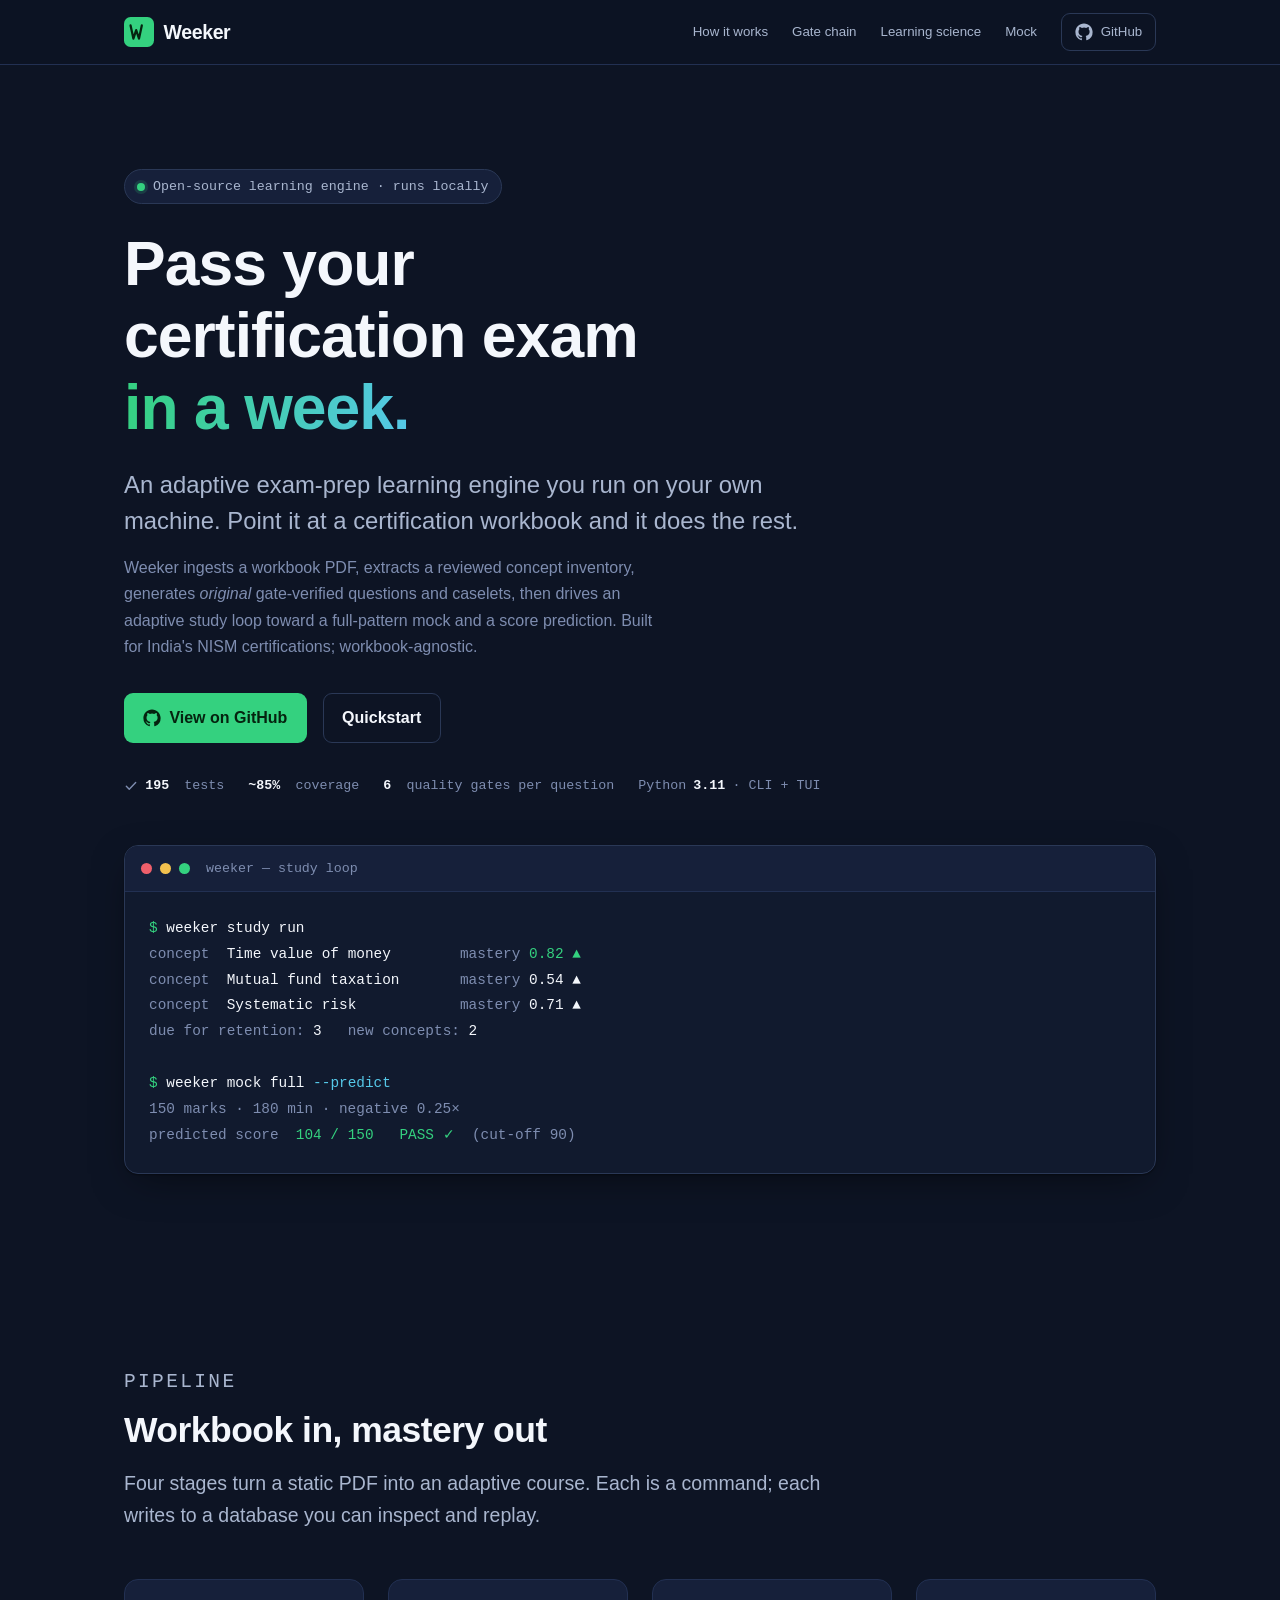
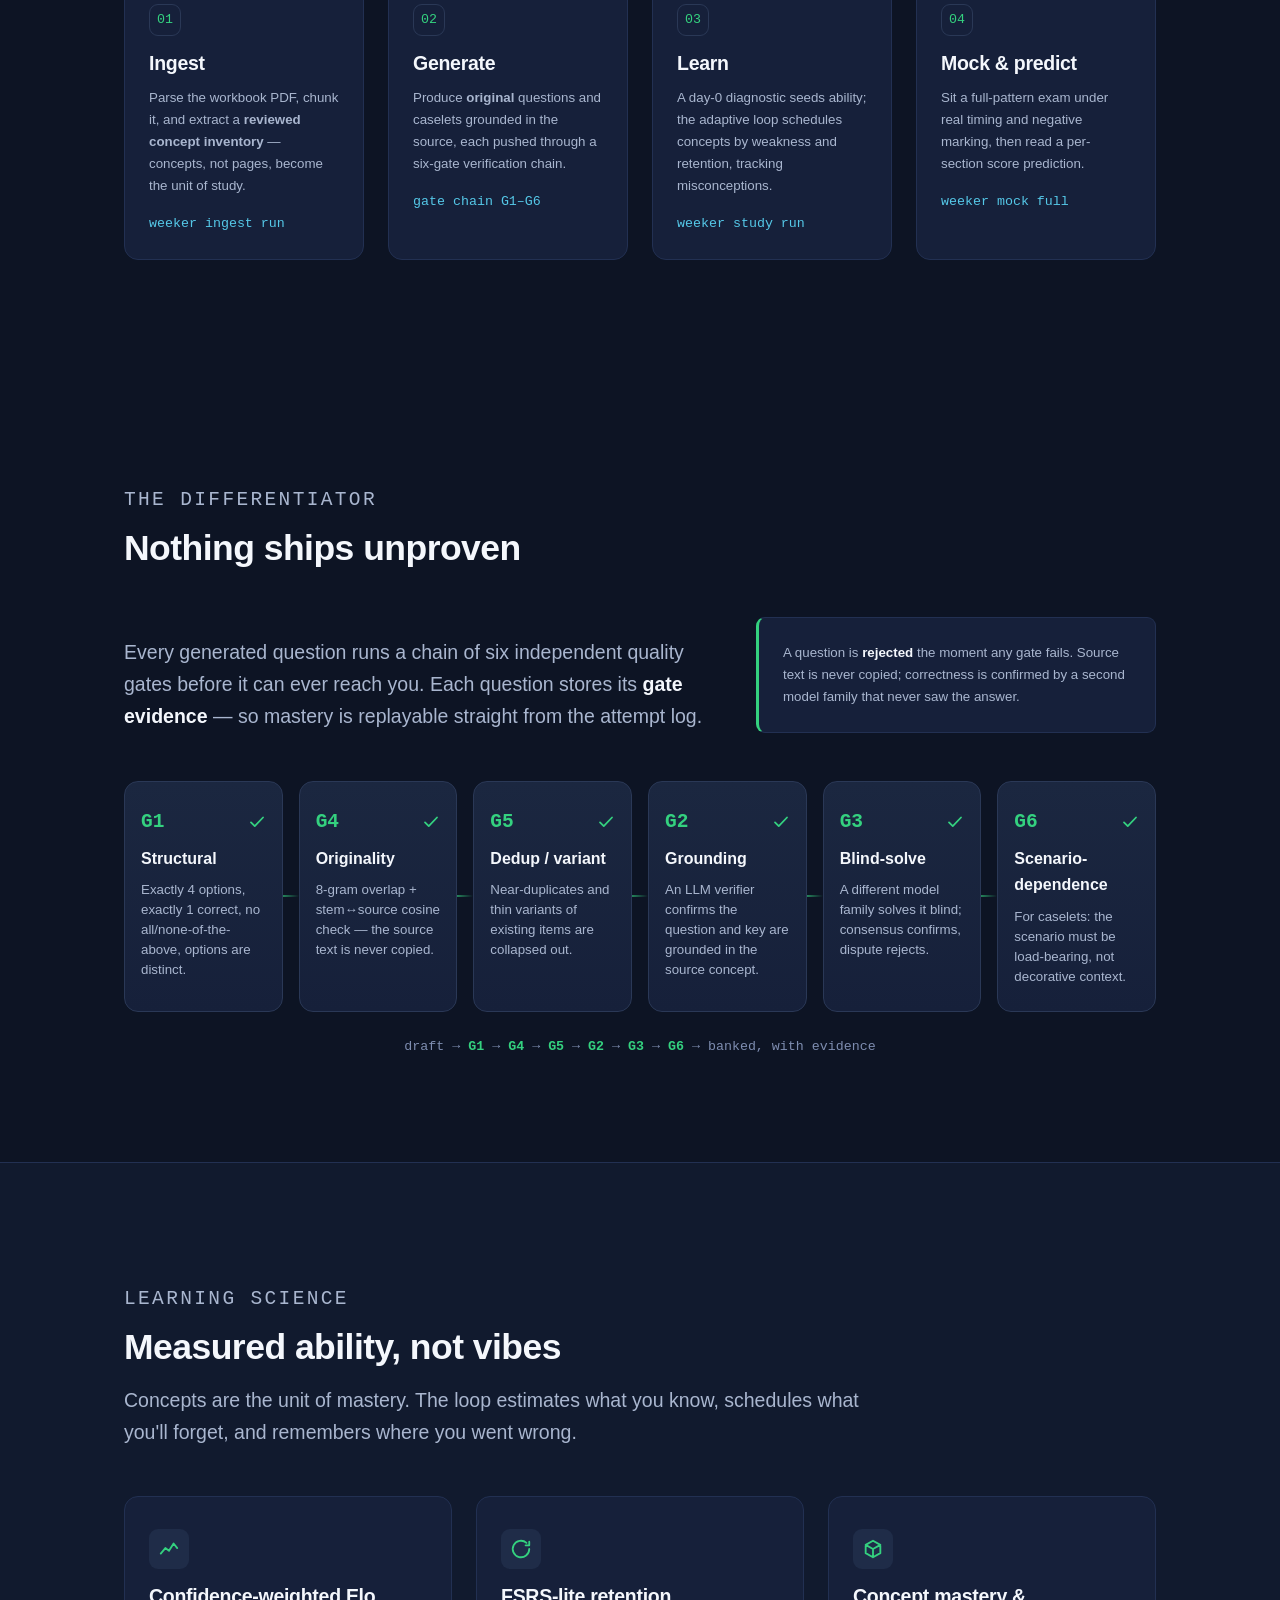
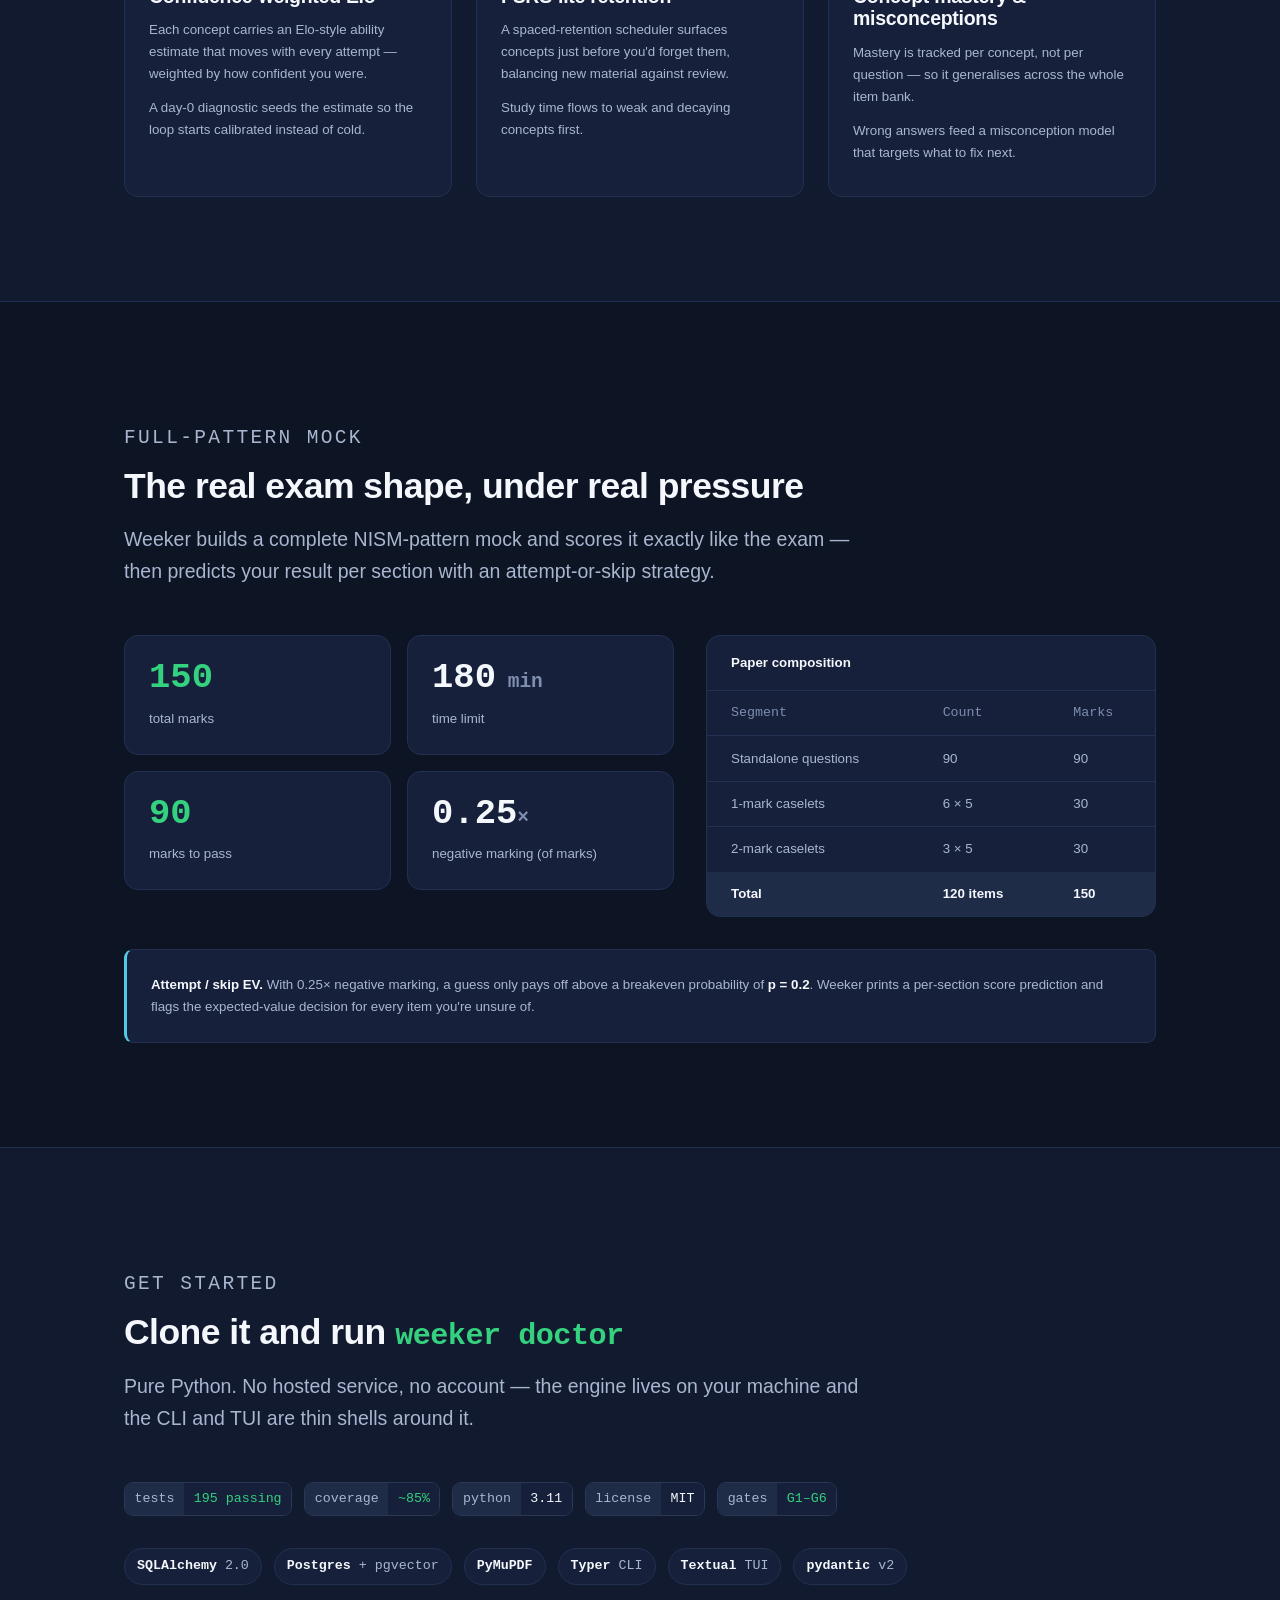
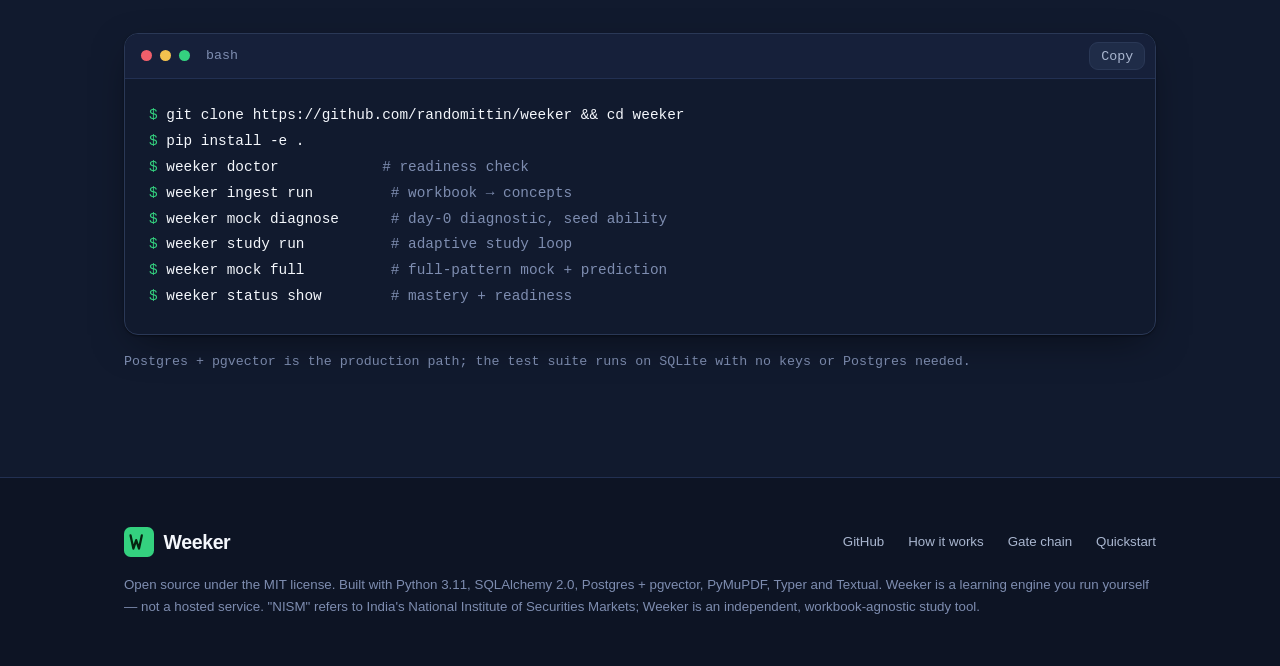
<file: site/index.html>
<!DOCTYPE html>
<html lang="en">
<head>
  <meta charset="UTF-8" />
  <meta name="viewport" content="width=device-width, initial-scale=1.0" />
  <title>Weeker — Pass your certification exam in a week</title>
  <meta name="description" content="Weeker is an open-source, locally-run adaptive certification exam-prep learning engine. Ingest a workbook PDF, generate original gate-verified questions, and study with a confidence-weighted Elo + FSRS-lite loop. CLI + TUI, Python." />
  <meta name="color-scheme" content="dark" />
  <meta name="theme-color" content="#0d1424" />
  <link rel="stylesheet" href="styles.css" />
  <link rel="icon" href="data:image/svg+xml,%3Csvg xmlns='http://www.w3.org/2000/svg' viewBox='0 0 32 32'%3E%3Crect width='32' height='32' rx='7' fill='%2334d17f'/%3E%3Cpath d='M7 9l3 14 3-9 3 9 3-14' fill='none' stroke='%2305230f' stroke-width='2.4' stroke-linejoin='round' stroke-linecap='round'/%3E%3C/svg%3E" />
  <meta property="og:title" content="Weeker — Pass your certification exam in a week" />
  <meta property="og:description" content="Open-source adaptive exam-prep learning engine. Gate-verified original questions, Elo + FSRS-lite study loop, full-pattern NISM mocks. CLI + TUI, Python." />
  <meta property="og:type" content="website" />
</head>
<body>
  <a class="skip-link" href="#main">Skip to content</a>

  <!-- Reusable inline SVG symbols -->
  <svg width="0" height="0" style="position:absolute" aria-hidden="true" focusable="false">
    <symbol id="i-github" viewBox="0 0 24 24">
      <path fill="currentColor" d="M12 .5C5.65.5.5 5.65.5 12a11.5 11.5 0 0 0 7.86 10.92c.58.1.79-.25.79-.56v-2c-3.2.7-3.88-1.37-3.88-1.37-.53-1.34-1.29-1.7-1.29-1.7-1.05-.72.08-.71.08-.71 1.17.08 1.78 1.2 1.78 1.2 1.04 1.78 2.72 1.27 3.38.97.1-.75.4-1.27.73-1.56-2.56-.29-5.25-1.28-5.25-5.7 0-1.26.45-2.29 1.19-3.1-.12-.29-.52-1.46.11-3.05 0 0 .97-.31 3.18 1.18a11 11 0 0 1 5.8 0c2.2-1.49 3.17-1.18 3.17-1.18.63 1.59.23 2.76.11 3.05.74.81 1.19 1.84 1.19 3.1 0 4.43-2.7 5.4-5.27 5.69.41.36.78 1.06.78 2.14v3.17c0 .31.21.67.8.56A11.5 11.5 0 0 0 23.5 12C23.5 5.65 18.35.5 12 .5Z"/>
    </symbol>
    <symbol id="i-check" viewBox="0 0 24 24">
      <path fill="none" stroke="currentColor" stroke-width="2.4" stroke-linecap="round" stroke-linejoin="round" d="M4 12.5l5 5L20 6"/>
    </symbol>
    <symbol id="i-elo" viewBox="0 0 24 24">
      <path fill="none" stroke="currentColor" stroke-width="2" stroke-linecap="round" stroke-linejoin="round" d="M3 17l5-6 4 3 5-8 4 5"/>
    </symbol>
    <symbol id="i-retention" viewBox="0 0 24 24">
      <path fill="none" stroke="currentColor" stroke-width="2" stroke-linecap="round" stroke-linejoin="round" d="M21 12a9 9 0 1 1-3-6.7M21 4v4h-4"/>
    </symbol>
    <symbol id="i-concept" viewBox="0 0 24 24">
      <path fill="none" stroke="currentColor" stroke-width="2" stroke-linecap="round" stroke-linejoin="round" d="M12 3l8 4.5v9L12 21l-8-4.5v-9L12 3zM12 12l8-4.5M12 12v9M12 12L4 7.5"/>
    </symbol>
  </svg>

  <!-- ================= Header ================= -->
  <header class="site-header">
    <div class="wrap nav">
      <a class="brand" href="#top" aria-label="Weeker home">
        <svg class="logo" viewBox="0 0 32 32" aria-hidden="true">
          <rect width="32" height="32" rx="7" fill="#34d17f"/>
          <path d="M7 9l3 14 3-9 3 9 3-14" fill="none" stroke="#05230f" stroke-width="2.4" stroke-linejoin="round" stroke-linecap="round"/>
        </svg>
        <span>Weeker</span>
      </a>
      <nav class="nav-links" aria-label="Primary">
        <a class="nav-hide" href="#how">How it works</a>
        <a class="nav-hide" href="#gates">Gate chain</a>
        <a class="nav-hide" href="#science">Learning science</a>
        <a class="nav-hide" href="#mock">Mock</a>
        <a class="btn btn-ghost btn-sm" href="https://github.com/randomittin/weeker" rel="noopener">
          <svg class="icon" aria-hidden="true"><use href="#i-github"/></svg> GitHub
        </a>
      </nav>
    </div>
  </header>

  <main id="main">
    <a id="top"></a>

    <!-- ================= Hero ================= -->
    <section class="hero">
      <div class="wrap">
        <p class="hero-badge"><span class="dot" aria-hidden="true"></span> Open-source learning engine · runs locally</p>
        <h1>Pass your certification exam <span class="grad">in a week.</span></h1>
        <p class="lede">An adaptive exam-prep learning engine you run on your own machine. Point it at a certification workbook and it does the rest.</p>
        <p class="sub">Weeker ingests a workbook PDF, extracts a reviewed concept inventory, generates <em>original</em> gate-verified questions and caselets, then drives an adaptive study loop toward a full-pattern mock and a score prediction. Built for India's NISM certifications; workbook-agnostic.</p>

        <div class="hero-cta">
          <a class="btn btn-primary" href="https://github.com/randomittin/weeker" rel="noopener">
            <svg class="icon" aria-hidden="true"><use href="#i-github"/></svg> View on GitHub
          </a>
          <a class="btn btn-ghost" href="#quickstart">Quickstart</a>
        </div>

        <div class="hero-meta">
          <span><svg width="14" height="14" aria-hidden="true"><use href="#i-check"/></svg> <b>195</b>&nbsp;tests</span>
          <span><b>~85%</b>&nbsp;coverage</span>
          <span><b>6</b>&nbsp;quality gates per question</span>
          <span>Python <b>3.11</b> · CLI + TUI</span>
        </div>

        <!-- Terminal preview -->
        <div class="terminal reveal" role="img" aria-label="Terminal showing a weeker study session predicting a passing score">
          <div class="terminal-bar">
            <span class="tdot" aria-hidden="true"></span><span class="tdot" aria-hidden="true"></span><span class="tdot" aria-hidden="true"></span>
            <span class="tname">weeker — study loop</span>
          </div>
<pre aria-hidden="true"><code><span class="t-prompt">$</span> <span class="t-cmd">weeker study run</span>
<span class="t-out">concept</span>  Time value of money        <span class="t-out">mastery</span> <span class="t-ok">0.82 ▲</span>
<span class="t-out">concept</span>  Mutual fund taxation       <span class="t-out">mastery</span> 0.54 ▲
<span class="t-out">concept</span>  Systematic risk            <span class="t-out">mastery</span> 0.71 ▲
<span class="t-out">due for retention:</span> 3   <span class="t-out">new concepts:</span> 2

<span class="t-prompt">$</span> <span class="t-cmd">weeker mock full</span> <span class="t-flag">--predict</span>
<span class="t-out">150 marks · 180 min · negative 0.25×</span>
<span class="t-out">predicted score</span>  <span class="t-ok">104 / 150   PASS ✓</span>  <span class="t-out">(cut-off 90)</span></code></pre>
        </div>
      </div>
    </section>

    <!-- ================= How it works ================= -->
    <section id="how">
      <div class="wrap">
        <div class="section-head">
          <p class="eyebrow">Pipeline</p>
          <h2>Workbook in, mastery out</h2>
          <p>Four stages turn a static PDF into an adaptive course. Each is a command; each writes to a database you can inspect and replay.</p>
        </div>
        <div class="steps">
          <article class="step">
            <div class="num" aria-hidden="true">01</div>
            <h3>Ingest</h3>
            <p>Parse the workbook PDF, chunk it, and extract a <b>reviewed concept inventory</b> — concepts, not pages, become the unit of study.</p>
            <code class="cmd">weeker ingest run</code>
          </article>
          <article class="step">
            <div class="num" aria-hidden="true">02</div>
            <h3>Generate</h3>
            <p>Produce <b>original</b> questions and caselets grounded in the source, each pushed through a six-gate verification chain.</p>
            <code class="cmd">gate chain G1–G6</code>
          </article>
          <article class="step">
            <div class="num" aria-hidden="true">03</div>
            <h3>Learn</h3>
            <p>A day-0 diagnostic seeds ability; the adaptive loop schedules concepts by weakness and retention, tracking misconceptions.</p>
            <code class="cmd">weeker study run</code>
          </article>
          <article class="step">
            <div class="num" aria-hidden="true">04</div>
            <h3>Mock &amp; predict</h3>
            <p>Sit a full-pattern exam under real timing and negative marking, then read a per-section score prediction.</p>
            <code class="cmd">weeker mock full</code>
          </article>
        </div>
      </div>
    </section>

    <!-- ================= Gate chain (star) ================= -->
    <section id="gates">
      <div class="wrap">
        <div class="section-head">
          <p class="eyebrow">The differentiator</p>
          <h2>Nothing ships unproven</h2>
        </div>
        <div class="gates-intro">
          <p style="color:var(--fg-muted); font-size:var(--step-1);">Every generated question runs a chain of six independent quality gates before it can ever reach you. Each question stores its <b style="color:var(--fg)">gate evidence</b> — so mastery is replayable straight from the attempt log.</p>
          <p class="gates-note">A question is <b>rejected</b> the moment any gate fails. Source text is never copied; correctness is confirmed by a second model family that never saw the answer.</p>
        </div>

        <div class="gate-chain">
          <article class="gate">
            <span class="gate-id">G1 <svg class="chk" aria-hidden="true"><use href="#i-check"/></svg></span>
            <span class="gate-name">Structural</span>
            <span class="gate-desc">Exactly 4 options, exactly 1 correct, no all/none-of-the-above, options are distinct.</span>
          </article>
          <article class="gate">
            <span class="gate-id">G4 <svg class="chk" aria-hidden="true"><use href="#i-check"/></svg></span>
            <span class="gate-name">Originality</span>
            <span class="gate-desc">8-gram overlap + stem↔source cosine check — the source text is never copied.</span>
          </article>
          <article class="gate">
            <span class="gate-id">G5 <svg class="chk" aria-hidden="true"><use href="#i-check"/></svg></span>
            <span class="gate-name">Dedup / variant</span>
            <span class="gate-desc">Near-duplicates and thin variants of existing items are collapsed out.</span>
          </article>
          <article class="gate">
            <span class="gate-id">G2 <svg class="chk" aria-hidden="true"><use href="#i-check"/></svg></span>
            <span class="gate-name">Grounding</span>
            <span class="gate-desc">An LLM verifier confirms the question and key are grounded in the source concept.</span>
          </article>
          <article class="gate">
            <span class="gate-id">G3 <svg class="chk" aria-hidden="true"><use href="#i-check"/></svg></span>
            <span class="gate-name">Blind-solve</span>
            <span class="gate-desc">A different model family solves it blind; consensus confirms, dispute rejects.</span>
          </article>
          <article class="gate">
            <span class="gate-id">G6 <svg class="chk" aria-hidden="true"><use href="#i-check"/></svg></span>
            <span class="gate-name">Scenario-dependence</span>
            <span class="gate-desc">For caselets: the scenario must be load-bearing, not decorative context.</span>
          </article>
        </div>
        <p class="gate-flow">draft → <b>G1</b> → <b>G4</b> → <b>G5</b> → <b>G2</b> → <b>G3</b> → <b>G6</b> → banked, with evidence</p>
      </div>
    </section>

    <!-- ================= Learning science ================= -->
    <section id="science" style="background:var(--bg-elev); border-block:1px solid var(--border-soft);">
      <div class="wrap">
        <div class="section-head">
          <p class="eyebrow">Learning science</p>
          <h2>Measured ability, not vibes</h2>
          <p>Concepts are the unit of mastery. The loop estimates what you know, schedules what you'll forget, and remembers where you went wrong.</p>
        </div>
        <div class="feature-grid">
          <article class="feature">
            <div class="ficon" aria-hidden="true"><svg><use href="#i-elo"/></svg></div>
            <h3>Confidence-weighted Elo</h3>
            <p>Each concept carries an Elo-style ability estimate that moves with every attempt — weighted by how confident you were.</p>
            <p>A day-0 diagnostic seeds the estimate so the loop starts calibrated instead of cold.</p>
          </article>
          <article class="feature">
            <div class="ficon" aria-hidden="true"><svg><use href="#i-retention"/></svg></div>
            <h3>FSRS-lite retention</h3>
            <p>A spaced-retention scheduler surfaces concepts just before you'd forget them, balancing new material against review.</p>
            <p>Study time flows to weak and decaying concepts first.</p>
          </article>
          <article class="feature">
            <div class="ficon" aria-hidden="true"><svg><use href="#i-concept"/></svg></div>
            <h3>Concept mastery &amp; misconceptions</h3>
            <p>Mastery is tracked per concept, not per question — so it generalises across the whole item bank.</p>
            <p>Wrong answers feed a misconception model that targets what to fix next.</p>
          </article>
        </div>
      </div>
    </section>

    <!-- ================= Mock breakdown ================= -->
    <section id="mock">
      <div class="wrap">
        <div class="section-head">
          <p class="eyebrow">Full-pattern mock</p>
          <h2>The real exam shape, under real pressure</h2>
          <p>Weeker builds a complete NISM-pattern mock and scores it exactly like the exam — then predicts your result per section with an attempt-or-skip strategy.</p>
        </div>
        <div class="mock">
          <div class="mock-stats">
            <div class="stat accent"><div class="val">150</div><div class="lbl">total marks</div></div>
            <div class="stat"><div class="val">180<span class="u"> min</span></div><div class="lbl">time limit</div></div>
            <div class="stat accent"><div class="val">90</div><div class="lbl">marks to pass</div></div>
            <div class="stat"><div class="val">0.25<span class="u">×</span></div><div class="lbl">negative marking (of marks)</div></div>
          </div>
          <div class="mock-table">
            <table>
              <caption>Paper composition</caption>
              <thead>
                <tr><th scope="col">Segment</th><th scope="col">Count</th><th scope="col">Marks</th></tr>
              </thead>
              <tbody>
                <tr><td>Standalone questions</td><td class="mono">90</td><td class="mono">90</td></tr>
                <tr><td>1-mark caselets</td><td class="mono">6 × 5</td><td class="mono">30</td></tr>
                <tr><td>2-mark caselets</td><td class="mono">3 × 5</td><td class="mono">30</td></tr>
              </tbody>
              <tfoot>
                <tr><td>Total</td><td class="mono">120 items</td><td class="mono">150</td></tr>
              </tfoot>
            </table>
          </div>
        </div>
        <p class="gates-note" style="margin-top:var(--sp-5); border-left-color:var(--cyan);">
          <b>Attempt / skip EV.</b> With 0.25× negative marking, a guess only pays off above a breakeven probability of <b>p = 0.2</b>. Weeker prints a per-section score prediction and flags the expected-value decision for every item you're unsure of.
        </p>
      </div>
    </section>

    <!-- ================= Tech + Quickstart ================= -->
    <section id="quickstart" style="background:var(--bg-elev); border-top:1px solid var(--border-soft);">
      <div class="wrap">
        <div class="section-head">
          <p class="eyebrow">Get started</p>
          <h2>Clone it and run <code style="font-family:var(--font-mono); color:var(--accent); font-size:.85em;">weeker doctor</code></h2>
          <p>Pure Python. No hosted service, no account — the engine lives on your machine and the CLI and TUI are thin shells around it.</p>
        </div>

        <div class="badges" aria-label="Project status badges">
          <span class="badge ok"><span class="k">tests</span><span class="v">195 passing</span></span>
          <span class="badge ok"><span class="k">coverage</span><span class="v">~85%</span></span>
          <span class="badge"><span class="k">python</span><span class="v">3.11</span></span>
          <span class="badge"><span class="k">license</span><span class="v">MIT</span></span>
          <span class="badge ok"><span class="k">gates</span><span class="v">G1–G6</span></span>
        </div>

        <div class="stack-list" style="margin-bottom:var(--sp-6);">
          <span class="chip"><b>SQLAlchemy</b> 2.0</span>
          <span class="chip"><b>Postgres</b> + pgvector</span>
          <span class="chip"><b>PyMuPDF</b></span>
          <span class="chip"><b>Typer</b> CLI</span>
          <span class="chip"><b>Textual</b> TUI</span>
          <span class="chip"><b>pydantic</b> v2</span>
        </div>

        <div class="terminal quickstart-terminal" style="position:relative;">
          <div class="terminal-bar">
            <span class="tdot" aria-hidden="true"></span><span class="tdot" aria-hidden="true"></span><span class="tdot" aria-hidden="true"></span>
            <span class="tname">bash</span>
          </div>
          <button class="copy-btn" type="button" data-copy-target="#qs-code" aria-label="Copy quickstart commands to clipboard">Copy</button>
<pre><code id="qs-code"><span class="t-prompt">$</span> <span class="t-cmd">git clone https://github.com/randomittin/weeker && cd weeker</span>
<span class="t-prompt">$</span> <span class="t-cmd">pip install -e .</span>
<span class="t-prompt">$</span> <span class="t-cmd">weeker doctor</span>            <span class="t-out"># readiness check</span>
<span class="t-prompt">$</span> <span class="t-cmd">weeker ingest run</span>         <span class="t-out"># workbook → concepts</span>
<span class="t-prompt">$</span> <span class="t-cmd">weeker mock diagnose</span>      <span class="t-out"># day-0 diagnostic, seed ability</span>
<span class="t-prompt">$</span> <span class="t-cmd">weeker study run</span>          <span class="t-out"># adaptive study loop</span>
<span class="t-prompt">$</span> <span class="t-cmd">weeker mock full</span>          <span class="t-out"># full-pattern mock + prediction</span>
<span class="t-prompt">$</span> <span class="t-cmd">weeker status show</span>        <span class="t-out"># mastery + readiness</span></code></pre>
        </div>
        <p class="qs-note">Postgres + pgvector is the production path; the test suite runs on SQLite with no keys or Postgres needed.</p>
      </div>
    </section>
  </main>

  <!-- ================= Footer ================= -->
  <footer class="site-footer">
    <div class="wrap">
      <div class="footer-inner">
        <a class="brand" href="#top">
          <svg class="logo" viewBox="0 0 32 32" aria-hidden="true">
            <rect width="32" height="32" rx="7" fill="#34d17f"/>
            <path d="M7 9l3 14 3-9 3 9 3-14" fill="none" stroke="#05230f" stroke-width="2.4" stroke-linejoin="round" stroke-linecap="round"/>
          </svg>
          <span>Weeker</span>
        </a>
        <nav class="footer-links" aria-label="Footer">
          <a href="https://github.com/randomittin/weeker" rel="noopener">GitHub</a>
          <a href="#how">How it works</a>
          <a href="#gates">Gate chain</a>
          <a href="#quickstart">Quickstart</a>
        </nav>
      </div>
      <p class="footer-note">
        Open source under the MIT license. Built with Python 3.11, SQLAlchemy 2.0, Postgres + pgvector, PyMuPDF, Typer and Textual.
        Weeker is a learning engine you run yourself — not a hosted service. "NISM" refers to India's National Institute of Securities Markets; Weeker is an independent, workbook-agnostic study tool.
      </p>
    </div>
  </footer>

  <script>
    // Copy-to-clipboard for the quickstart block. Degrades gracefully: if the
    // Clipboard API is unavailable the button is simply hidden.
    (function () {
      var btn = document.querySelector('.copy-btn');
      if (!btn) return;
      if (!navigator.clipboard || !navigator.clipboard.writeText) {
        btn.hidden = true;
        return;
      }
      btn.addEventListener('click', function () {
        var target = document.querySelector(btn.getAttribute('data-copy-target'));
        if (!target) return;
        // Strip inline comments so the copied text is runnable commands only.
        var lines = target.innerText.split('\n').map(function (l) {
          return l.replace(/^\$\s?/, '').replace(/\s+#.*$/, '').trim();
        }).filter(Boolean);
        navigator.clipboard.writeText(lines.join('\n')).then(function () {
          var prev = btn.textContent;
          btn.textContent = 'Copied';
          btn.classList.add('copied');
          setTimeout(function () { btn.textContent = prev; btn.classList.remove('copied'); }, 1600);
        });
      });
    })();
  </script>
</body>
</html>
</file>
<file: site/styles.css>
/* Weeker — static landing/docs styles. Hand-written, no framework, no CDN. */

/* ---------- Design tokens ---------- */
:root {
  /* Palette: "Developer Tool / IDE" — slate dark + run-green accent */
  --bg:            #0d1424;
  --bg-elev:       #111a2e;
  --card:          #16203a;
  --card-2:        #1b2740;
  --muted-bg:      #1f2c48;
  --border:        #2a3856;
  --border-soft:   #223052;

  --fg:            #f4f7fc;
  --fg-muted:      #a9b6cf;
  --fg-dim:        #7e8db0;

  --accent:        #34d17f;   /* run / pass green */
  --accent-strong: #22c55e;
  --accent-ink:    #05230f;
  --accent-glow:   rgba(52, 209, 127, 0.16);

  --cyan:          #55c8e8;
  --amber:         #f2c14e;
  --violet:        #a78bfa;
  --rose:          #f2768d;

  /* Type */
  --font-sans: -apple-system, BlinkMacSystemFont, "Segoe UI", "Helvetica Neue",
               Arial, "Noto Sans", sans-serif;
  --font-mono: ui-monospace, "SF Mono", "SFMono-Regular", "Menlo", "Cascadia Mono",
               "Consolas", "Liberation Mono", monospace;

  /* Modular type scale (1.22) */
  --step--1: 0.833rem;
  --step-0:  1rem;
  --step-1:  1.22rem;
  --step-2:  1.49rem;
  --step-3:  1.82rem;
  --step-4:  2.22rem;
  --step-5:  clamp(2.4rem, 1.6rem + 3.4vw, 3.9rem);

  /* Spacing */
  --sp-1: 0.5rem;
  --sp-2: 0.75rem;
  --sp-3: 1rem;
  --sp-4: 1.5rem;
  --sp-5: 2rem;
  --sp-6: 3rem;
  --sp-7: 4.5rem;
  --sp-8: 6.5rem;

  --radius:    14px;
  --radius-sm: 9px;
  --maxw:      1080px;
  --shadow:    0 1px 2px rgba(0,0,0,.4), 0 12px 40px -12px rgba(0,0,0,.55);
}

/* ---------- Reset ---------- */
*, *::before, *::after { box-sizing: border-box; }
html { -webkit-text-size-adjust: 100%; scroll-behavior: smooth; }
body {
  margin: 0;
  font-family: var(--font-sans);
  font-size: var(--step-0);
  line-height: 1.65;
  color: var(--fg);
  background: var(--bg);
  -webkit-font-smoothing: antialiased;
  text-rendering: optimizeLegibility;
}
@media (prefers-reduced-motion: reduce) {
  html { scroll-behavior: auto; }
  *, *::before, *::after { animation: none !important; transition: none !important; }
}

img, svg { display: block; max-width: 100%; }
a { color: var(--accent); text-decoration: none; }
a:hover { text-decoration: underline; }
:focus-visible {
  outline: 2px solid var(--accent);
  outline-offset: 3px;
  border-radius: 4px;
}
h1, h2, h3, h4 { line-height: 1.15; letter-spacing: -0.015em; margin: 0; font-weight: 700; }
p { margin: 0; }

/* ---------- Skip link ---------- */
.skip-link {
  position: absolute; left: -999px; top: 0; z-index: 100;
  background: var(--accent); color: var(--accent-ink);
  padding: .6rem 1rem; border-radius: 0 0 var(--radius-sm) 0; font-weight: 600;
}
.skip-link:focus { left: 0; }

/* ---------- Layout ---------- */
.wrap { width: 100%; max-width: var(--maxw); margin-inline: auto; padding-inline: var(--sp-4); }
section { padding-block: var(--sp-8); }
.section-head { max-width: 46rem; margin-bottom: var(--sp-6); }
.eyebrow {
  font-family: var(--font-mono);
  font-size: var(--step--1);
  letter-spacing: .12em;
  text-transform: uppercase;
  color: var(--accent);
  margin-bottom: var(--sp-2);
}
.section-head h2 { font-size: var(--step-4); }
.section-head p { color: var(--fg-muted); font-size: var(--step-1); margin-top: var(--sp-3); }

/* ---------- Header / nav ---------- */
.site-header {
  position: sticky; top: 0; z-index: 40;
  background: color-mix(in srgb, var(--bg) 82%, transparent);
  backdrop-filter: blur(10px);
  border-bottom: 1px solid var(--border-soft);
}
.nav { display: flex; align-items: center; gap: var(--sp-4); height: 64px; }
.brand { display: flex; align-items: center; gap: .6rem; font-weight: 700; color: var(--fg); }
.brand:hover { text-decoration: none; }
.brand .logo { width: 30px; height: 30px; }
.brand span { font-size: var(--step-1); letter-spacing: -.02em; }
.nav-links { display: flex; gap: var(--sp-4); margin-left: auto; align-items: center; }
.nav-links a { color: var(--fg-muted); font-size: var(--step--1); font-weight: 500; }
.nav-links a:hover { color: var(--fg); text-decoration: none; }
@media (max-width: 720px) { .nav-links .nav-hide { display: none; } }

/* ---------- Buttons ---------- */
.btn {
  display: inline-flex; align-items: center; gap: .5rem;
  padding: .7rem 1.15rem; border-radius: var(--radius-sm);
  font-weight: 600; font-size: var(--step-0);
  border: 1px solid transparent; cursor: pointer;
  transition: transform .12s ease, background .12s ease, border-color .12s ease;
}
.btn:hover { text-decoration: none; transform: translateY(-1px); }
.btn-primary { background: var(--accent); color: var(--accent-ink); }
.btn-primary:hover { background: var(--accent-strong); }
.btn-ghost { background: transparent; color: var(--fg); border-color: var(--border); }
.btn-ghost:hover { border-color: var(--fg-dim); background: var(--card); }
.btn .icon { width: 18px; height: 18px; }
.btn-sm { padding: .45rem .8rem; font-size: var(--step--1); }

/* ---------- Hero ---------- */
.hero { position: relative; padding-block: var(--sp-8) var(--sp-7); overflow: hidden; }
.hero::before {
  content: ""; position: absolute; inset: -30% 0 auto 0; height: 620px; z-index: -1;
  background:
    radial-gradient(60% 60% at 30% 0%, var(--accent-glow), transparent 70%),
    radial-gradient(50% 50% at 85% 10%, rgba(85,200,232,.10), transparent 70%);
}
.hero-badge {
  display: inline-flex; align-items: center; gap: .5rem;
  font-family: var(--font-mono); font-size: var(--step--1);
  color: var(--fg-muted);
  border: 1px solid var(--border); background: var(--card);
  padding: .35rem .75rem; border-radius: 999px; margin-bottom: var(--sp-4);
}
.hero-badge .dot { width: 8px; height: 8px; border-radius: 50%; background: var(--accent); box-shadow: 0 0 0 3px var(--accent-glow); }
.hero h1 { font-size: var(--step-5); max-width: 16ch; }
.hero h1 .grad {
  background: linear-gradient(100deg, var(--accent), var(--cyan));
  -webkit-background-clip: text; background-clip: text; color: transparent;
}
.hero .lede { font-size: var(--step-2); color: var(--fg-muted); max-width: 54ch; margin-top: var(--sp-4); line-height: 1.5; }
.hero .sub { color: var(--fg-dim); max-width: 60ch; margin-top: var(--sp-3); }
.hero-cta { display: flex; flex-wrap: wrap; gap: var(--sp-3); margin-top: var(--sp-5); }
.hero-meta { display: flex; flex-wrap: wrap; gap: var(--sp-4); margin-top: var(--sp-5); color: var(--fg-dim); font-size: var(--step--1); font-family: var(--font-mono); }
.hero-meta span { display: inline-flex; align-items: center; gap: .45rem; }
.hero-meta b { color: var(--fg); font-weight: 600; }

/* ---------- Terminal card ---------- */
.terminal {
  margin-top: var(--sp-6);
  background: var(--bg-elev);
  border: 1px solid var(--border);
  border-radius: var(--radius);
  box-shadow: var(--shadow);
  overflow: hidden;
}
.terminal-bar { display: flex; align-items: center; gap: .5rem; padding: .7rem 1rem; border-bottom: 1px solid var(--border-soft); background: var(--card); }
.terminal-bar .tdot { width: 11px; height: 11px; border-radius: 50%; background: var(--border); }
.terminal-bar .tdot:nth-child(1) { background: #ef5f6b; }
.terminal-bar .tdot:nth-child(2) { background: var(--amber); }
.terminal-bar .tdot:nth-child(3) { background: var(--accent); }
.terminal-bar .tname { margin-left: .5rem; font-family: var(--font-mono); font-size: var(--step--1); color: var(--fg-dim); }
.terminal pre { margin: 0; padding: var(--sp-4); overflow-x: auto; }
.terminal code, .terminal pre { font-family: var(--font-mono); font-size: .9rem; line-height: 1.8; }
.t-prompt { color: var(--accent); }
.t-cmd { color: var(--fg); }
.t-flag { color: var(--cyan); }
.t-out { color: var(--fg-dim); }
.t-ok { color: var(--accent); }

/* ---------- Steps (how it works) ---------- */
.steps { display: grid; grid-template-columns: repeat(4, 1fr); gap: var(--sp-4); }
@media (max-width: 900px) { .steps { grid-template-columns: repeat(2, 1fr); } }
@media (max-width: 520px) { .steps { grid-template-columns: 1fr; } }
.step {
  position: relative; background: var(--card); border: 1px solid var(--border-soft);
  border-radius: var(--radius); padding: var(--sp-4); min-height: 100%;
}
.step .num {
  font-family: var(--font-mono); font-size: var(--step--1); color: var(--accent);
  border: 1px solid var(--border); border-radius: var(--radius-sm);
  width: 2rem; height: 2rem; display: grid; place-items: center; margin-bottom: var(--sp-3);
}
.step h3 { font-size: var(--step-1); margin-bottom: var(--sp-2); }
.step p { color: var(--fg-muted); font-size: var(--step--1); }
.step .cmd { font-family: var(--font-mono); font-size: var(--step--1); color: var(--cyan); margin-top: var(--sp-3); display: block; }

/* ---------- Gate chain (the star) ---------- */
.gates-intro { display: grid; grid-template-columns: 1.2fr .8fr; gap: var(--sp-5); align-items: end; margin-bottom: var(--sp-6); }
@media (max-width: 820px) { .gates-intro { grid-template-columns: 1fr; } }
.gates-note {
  background: var(--card); border: 1px solid var(--border-soft); border-left: 3px solid var(--accent);
  border-radius: var(--radius-sm); padding: var(--sp-4); color: var(--fg-muted); font-size: var(--step--1);
}
.gates-note b { color: var(--fg); }

.gate-chain { position: relative; display: grid; grid-template-columns: repeat(6, 1fr); gap: var(--sp-3); }
@media (max-width: 980px) { .gate-chain { grid-template-columns: repeat(3, 1fr); } }
@media (max-width: 560px) { .gate-chain { grid-template-columns: repeat(2, 1fr); } }
.gate {
  position: relative; background: linear-gradient(180deg, var(--card-2), var(--card));
  border: 1px solid var(--border); border-radius: var(--radius);
  padding: var(--sp-4) var(--sp-3); display: flex; flex-direction: column; gap: .5rem;
  transition: border-color .15s ease, transform .15s ease;
}
.gate:hover { border-color: var(--accent); transform: translateY(-3px); }
.gate .gate-id {
  font-family: var(--font-mono); font-weight: 700; font-size: var(--step-1);
  color: var(--accent); display: flex; align-items: center; justify-content: space-between;
}
.gate .gate-id .chk { width: 18px; height: 18px; color: var(--accent); }
.gate .gate-name { font-weight: 600; font-size: var(--step-0); }
.gate .gate-desc { color: var(--fg-muted); font-size: var(--step--1); line-height: 1.5; }
/* connector arrows between gates (hidden when wrapped / reduced motion agnostic) */
.gate::after {
  content: ""; position: absolute; right: calc(var(--sp-3) * -1 - 1px); top: 50%;
  width: var(--sp-3); height: 2px; background: linear-gradient(90deg, var(--accent), transparent);
  transform: translateY(-50%); opacity: .6;
}
.gate:last-child::after { display: none; }
@media (max-width: 980px) { .gate::after { display: none; } }
.gate-flow { font-family: var(--font-mono); font-size: var(--step--1); color: var(--fg-dim); margin-top: var(--sp-4); text-align: center; }
.gate-flow b { color: var(--accent); }

/* ---------- Feature grid (learning science) ---------- */
.feature-grid { display: grid; grid-template-columns: repeat(3, 1fr); gap: var(--sp-4); }
@media (max-width: 860px) { .feature-grid { grid-template-columns: 1fr; } }
.feature {
  background: var(--card); border: 1px solid var(--border-soft);
  border-radius: var(--radius); padding: var(--sp-5) var(--sp-4);
}
.feature .ficon { width: 40px; height: 40px; border-radius: var(--radius-sm); display: grid; place-items: center; background: var(--muted-bg); color: var(--accent); margin-bottom: var(--sp-3); }
.feature .ficon svg { width: 22px; height: 22px; }
.feature h3 { font-size: var(--step-1); margin-bottom: var(--sp-2); }
.feature p { color: var(--fg-muted); font-size: var(--step--1); }
.feature p + p { margin-top: var(--sp-2); }

/* ---------- Mock breakdown ---------- */
.mock { display: grid; grid-template-columns: 1.1fr .9fr; gap: var(--sp-5); align-items: start; }
@media (max-width: 860px) { .mock { grid-template-columns: 1fr; } }
.mock-stats { display: grid; grid-template-columns: repeat(2, 1fr); gap: var(--sp-3); }
.stat {
  background: var(--card); border: 1px solid var(--border-soft);
  border-radius: var(--radius); padding: var(--sp-4);
}
.stat .val { font-family: var(--font-mono); font-size: var(--step-4); font-weight: 700; color: var(--fg); line-height: 1; }
.stat .val .u { font-size: var(--step-1); color: var(--fg-dim); }
.stat .lbl { color: var(--fg-muted); font-size: var(--step--1); margin-top: var(--sp-2); }
.stat.accent .val { color: var(--accent); }

.mock-table { background: var(--card); border: 1px solid var(--border-soft); border-radius: var(--radius); overflow: hidden; }
.mock-table table { width: 100%; border-collapse: collapse; font-size: var(--step--1); }
.mock-table caption { text-align: left; padding: var(--sp-3) var(--sp-4); font-weight: 600; border-bottom: 1px solid var(--border-soft); }
.mock-table th, .mock-table td { padding: .7rem var(--sp-4); text-align: left; border-bottom: 1px solid var(--border-soft); }
.mock-table th { color: var(--fg-dim); font-weight: 500; font-family: var(--font-mono); font-size: var(--step--1); }
.mock-table td { color: var(--fg-muted); }
.mock-table tr:last-child td { border-bottom: none; }
.mock-table td .mono { font-family: var(--font-mono); color: var(--fg); }
.mock-table tfoot td { color: var(--fg); font-weight: 600; background: var(--muted-bg); }

/* ---------- Tech stack ---------- */
.badges { display: flex; flex-wrap: wrap; gap: var(--sp-2); margin-bottom: var(--sp-5); }
.badge {
  font-family: var(--font-mono); font-size: var(--step--1);
  display: inline-flex; align-items: center; border-radius: var(--radius-sm); overflow: hidden;
  border: 1px solid var(--border);
}
.badge .k { background: var(--muted-bg); color: var(--fg-muted); padding: .3rem .6rem; }
.badge .v { background: var(--card); color: var(--fg); padding: .3rem .6rem; }
.badge.ok .v { color: var(--accent); }
.stack-list { display: flex; flex-wrap: wrap; gap: var(--sp-2); }
.chip {
  font-family: var(--font-mono); font-size: var(--step--1); color: var(--fg-muted);
  background: var(--card); border: 1px solid var(--border-soft);
  padding: .4rem .75rem; border-radius: 999px;
}
.chip b { color: var(--fg); font-weight: 600; }

/* ---------- Quickstart ---------- */
.quickstart .terminal { margin-top: 0; }
.copy-btn {
  position: absolute; top: .55rem; right: .6rem;
  background: var(--muted-bg); color: var(--fg-muted); border: 1px solid var(--border);
  border-radius: var(--radius-sm); padding: .35rem .7rem; font-size: var(--step--1);
  font-family: var(--font-mono); cursor: pointer; transition: color .12s, border-color .12s;
}
.copy-btn:hover { color: var(--fg); border-color: var(--fg-dim); }
.copy-btn.copied { color: var(--accent); border-color: var(--accent); }
.qs-note { color: var(--fg-dim); font-size: var(--step--1); margin-top: var(--sp-3); font-family: var(--font-mono); }

/* ---------- Footer ---------- */
.site-footer { border-top: 1px solid var(--border-soft); padding-block: var(--sp-6); color: var(--fg-dim); }
.footer-inner { display: flex; flex-wrap: wrap; gap: var(--sp-4); justify-content: space-between; align-items: center; }
.footer-inner .brand span { color: var(--fg); }
.footer-links { display: flex; gap: var(--sp-4); flex-wrap: wrap; }
.footer-links a { color: var(--fg-muted); font-size: var(--step--1); }
.footer-note { width: 100%; font-size: var(--step--1); color: var(--fg-dim); margin-top: var(--sp-3); }

/* subtle entrance (respects reduced-motion via global rule above) */
@media (prefers-reduced-motion: no-preference) {
  .reveal { opacity: 0; transform: translateY(14px); animation: rise .6s ease forwards; }
  @keyframes rise { to { opacity: 1; transform: none; } }
}
</file>
